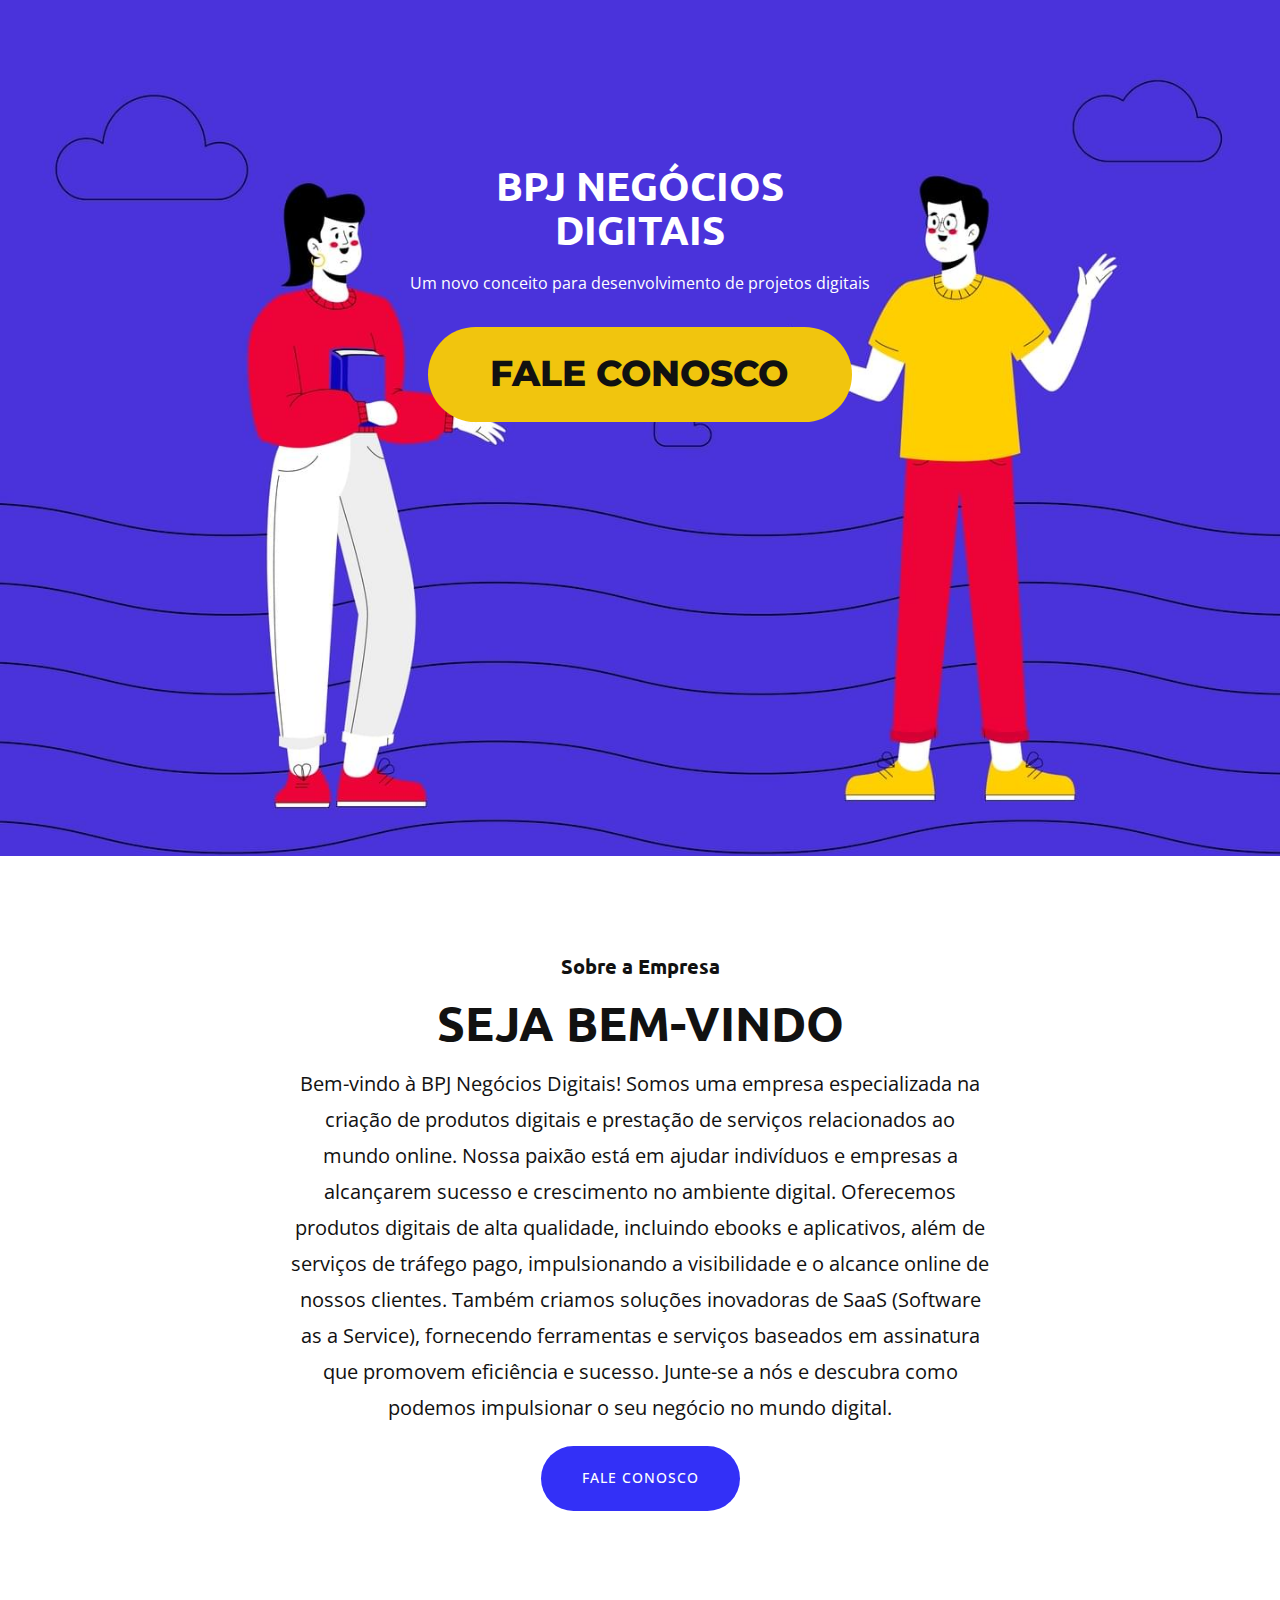
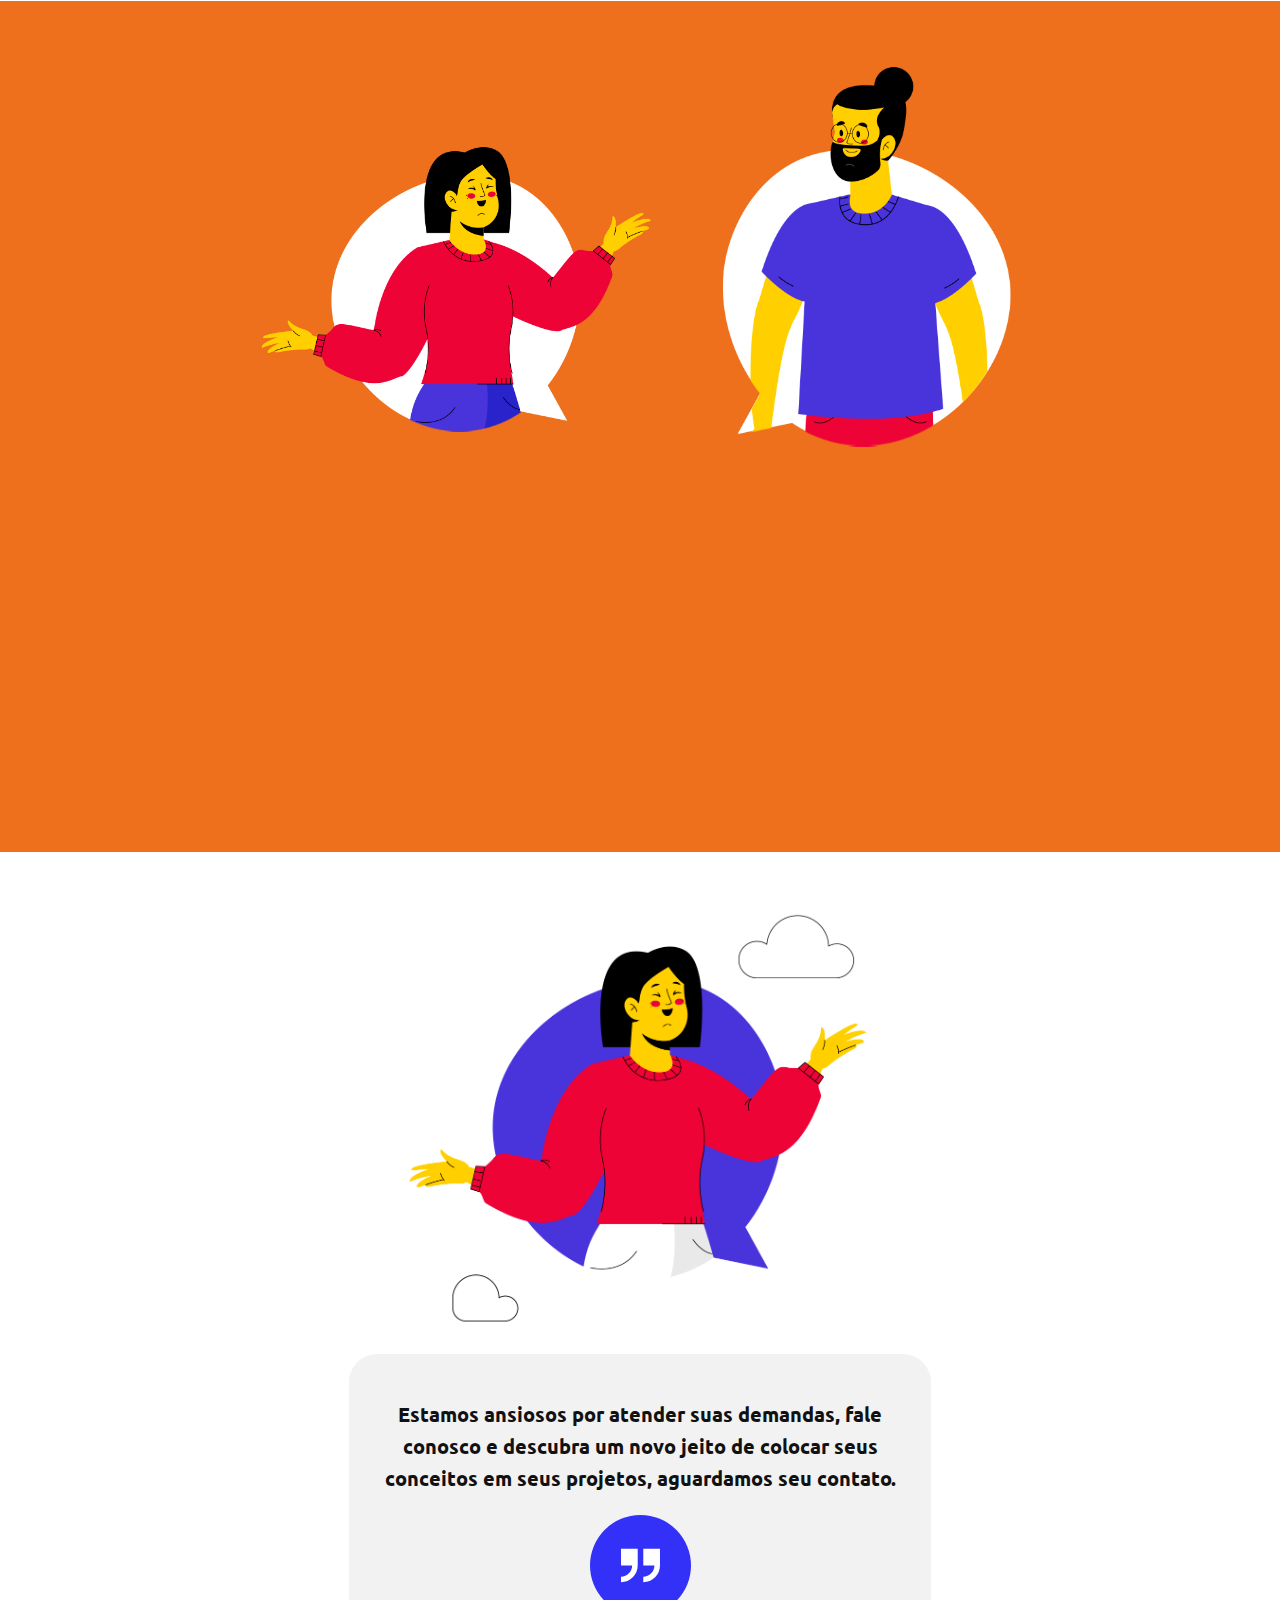
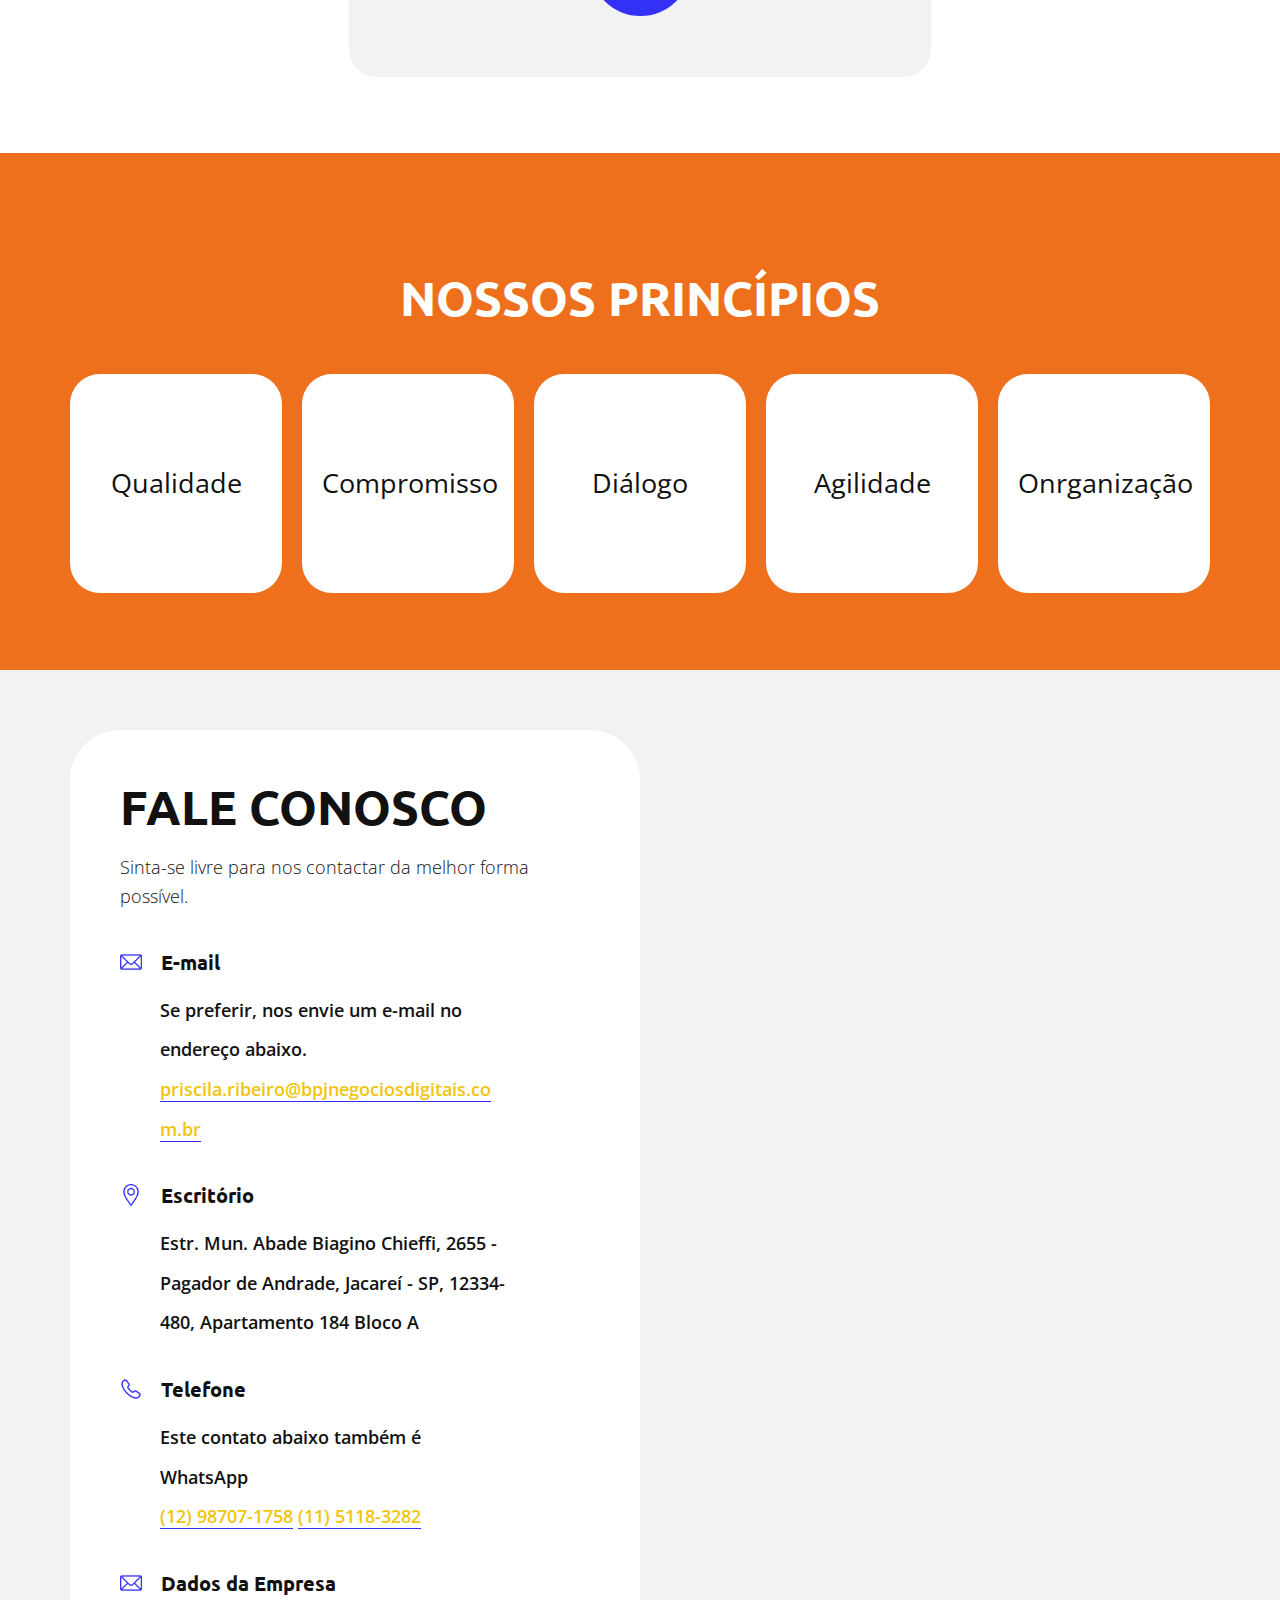
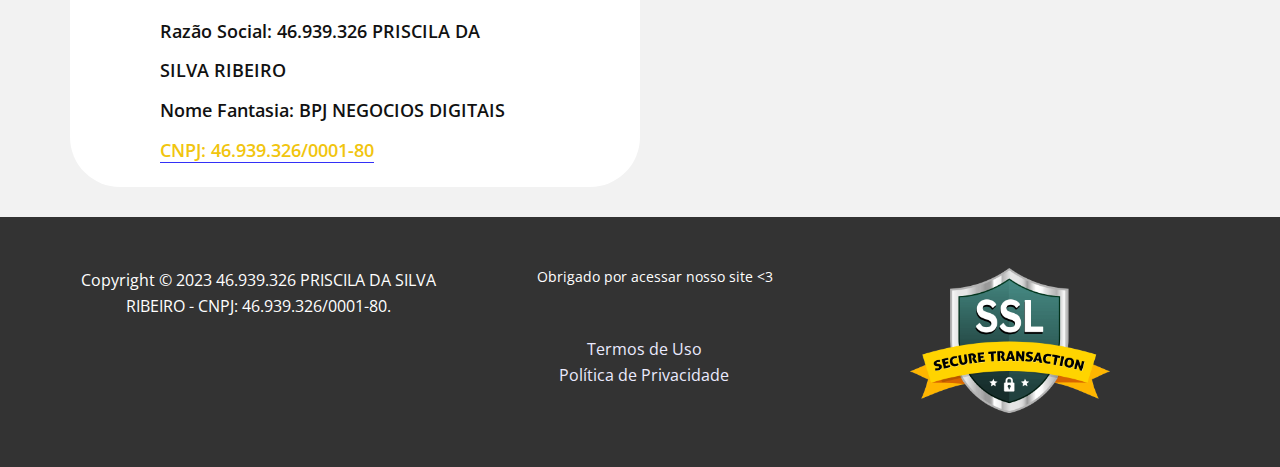
<file: index.html>
<!DOCTYPE html><html style="font-size: 16px;" lang="en"><head>
    <meta name="viewport" content="width=device-width, initial-scale=1.0">
    <meta charset="utf-8">
    <meta name="keywords" content="digital agency, Welcome, ​Your success in the industry is our mission, Our Portfolio, ​Complete Building Services, ​Start now &amp;
don&apos;t look back, Stop pushing your clients into a corner., $ 29, $​ 59, $ 139, ​Our investors, Get in Touch">
    <meta name="description" content>
    <title>Landing</title>
    <link rel="stylesheet" href="css/nicepage.css" media="screen">
<link rel="stylesheet" href="css/nicepage-site.css" media="screen">
<link rel="stylesheet" href="css/Landing.css" media="screen">
    <script class="u-script" type="text/javascript" src="js/jquery-3.5.1.min.js" defer></script>
    <script class="u-script" type="text/javascript" src="js/nicepage.js" defer></script>
    <meta name="generator" content="Nicepage 5.9.3, nicepage.com">
    <link id="u-theme-google-font" rel="stylesheet" href="https://fonts.googleapis.com/css?family=Roboto:100,100i,300,300i,400,400i,500,500i,700,700i,900,900i|Open+Sans:300,300i,400,400i,500,500i,600,600i,700,700i,800,800i">
    <link id="u-page-google-font" rel="stylesheet" href="https://fonts.googleapis.com/css?family=Ubuntu:300,300i,400,400i,500,500i,700,700i|Montserrat:100,100i,200,200i,300,300i,400,400i,500,500i,600,600i,700,700i,800,800i,900,900i">
    
    
    
    
    
    
    
    
    
    
    
    <script type="application/ld+json">{
		"@context": "http://schema.org",
		"@type": "Organization",
		"name": ""
}</script>
    <meta name="theme-color" content="#3330f7">
    <meta property="og:title" content="Landing">
    <meta property="og:type" content="website">
  </head>
  <body class="u-body u-xl-mode" data-lang="en"></header>
    <section class="u-clearfix u-container-align-center u-image u-section-1" id="carousel_4a0a" data-image-width="1432" data-image-height="1080">
      <div class="u-clearfix u-sheet u-sheet-1">
        <div class="u-container-align-center u-container-style u-expanded-width-md u-expanded-width-sm u-expanded-width-xs u-group u-shape-rectangle u-group-1">
          <div class="u-container-layout u-valign-middle u-container-layout-1">
            <h1 class="u-align-center u-text u-text-body-alt-color u-text-1" style="font-size: 30pt;">BPJ NEGÓCIOS DIGITAIS</h1>
            <p class="u-align-center u-text u-text-body-alt-color u-text-default u-text-2">Um novo conceito para desenvolvimento de projetos digitais</a>
            </p>
            <a href="#carousel_fc74" class="u-align-center u-border-none u-btn u-btn-round u-button-style u-custom-font u-font-montserrat u-palette-3-base u-radius-50 u-btn-2">Fale conosco</a>
          </div>
        </div>
      </div>
    </section>
    <section class="u-clearfix u-container-align-center u-section-2" id="carousel_754a">
      <div class="u-clearfix u-sheet u-valign-middle u-sheet-1">
        <div class="u-align-left u-container-align-center u-container-style u-expanded-width-md u-expanded-width-sm u-expanded-width-xs u-group u-group-1">
          <div class="u-container-layout u-container-layout-1">
            <h5 class="u-align-center u-text u-text-default u-text-1">Sobre a Empresa</h5>
            <h1 class="u-align-center u-text u-text-2">Seja Bem-Vindo</h1>
            <p class="u-align-center u-text u-text-default u-text-3"> Bem-vindo à BPJ Negócios Digitais! Somos uma empresa especializada na criação de produtos digitais e prestação de serviços relacionados ao mundo online. Nossa paixão está em ajudar indivíduos e empresas a alcançarem sucesso e crescimento no ambiente digital. Oferecemos produtos digitais de alta qualidade, incluindo ebooks e aplicativos, além de serviços de tráfego pago, impulsionando a visibilidade e o alcance online de nossos clientes. Também criamos soluções inovadoras de SaaS (Software as a Service), fornecendo ferramentas e serviços baseados em assinatura que promovem eficiência e sucesso. Junte-se a nós e descubra como podemos impulsionar o seu negócio no mundo digital.</p>
            <a href="#carousel_fc74" class="u-active-white u-align-center u-border-active-white u-border-hover-white u-border-none u-btn u-btn-round u-button-style u-hover-palette-2-base u-palette-1-base u-radius-50 u-text-active-black u-text-body-alt-color u-text-hover-black u-btn-1" data-animation-name data-animation-duration="0" data-animation-delay="0" data-animation-direction>Fale Conosco</a>
          </div>
        </div>
      </div>
    </section>
    <section class="u-align-center u-clearfix u-palette-2-base u-valign-middle-sm u-valign-middle-xs u-section-3" id="carousel_eb29">
      <div class="u-clearfix u-sheet u-sheet-1">
        <img class="u-image u-image-contain u-image-default u-image-1" src="images/12.png" alt data-image-width="691" data-image-height="527">
        <img class="u-image u-image-contain u-image-default u-image-2" src="images/67.png" alt data-image-width="460" data-image-height="601">
        <div class="u-expanded-width u-list u-list-1">
          <div class="u-repeater u-repeater-1">
            <div class="u-align-left u-container-align-center u-container-style u-list-item u-repeater-item u-shape-rectangle u-list-item-1" data-animation-name="customAnimationIn" data-animation-duration="1500" data-animation-delay="250">
              <div class="u-container-layout u-similar-container u-valign-middle u-container-layout-1">
                <h5 class="u-align-center u-text u-text-default u-text-1">Quem somos nós</h5>
                <p class="u-align-center u-text u-text-2"> Somos uma empresa focada no desenvolvimento de negócios digitais.</p><span class="u-align-center u-file-icon u-icon u-text-white u-icon-1"><img src="[data-uri]" alt></span>
              </div>
            </div>
            <div class="u-align-left u-container-align-center u-container-style u-list-item u-repeater-item u-shape-rectangle u-list-item-2" data-animation-name="customAnimationIn" data-animation-duration="1500" data-animation-delay="250">
              <div class="u-container-layout u-similar-container u-valign-middle u-container-layout-2">
                <h5 class="u-align-center u-text u-text-default u-text-3">O que nós fazemos</h5>
                <p class="u-align-center u-text u-text-4"> Desenvolvemos Sass, aplicativos, realizamos parcerias para gerir o tráfego pago de empresas</p><span class="u-align-center u-file-icon u-icon u-text-white u-icon-2"><img src="[data-uri]" alt></span>
              </div>
            </div>
            <div class="u-align-left u-container-align-center u-container-style u-list-item u-repeater-item u-shape-rectangle u-list-item-3" data-animation-name="customAnimationIn" data-animation-duration="1500" data-animation-delay="250">
              <div class="u-container-layout u-similar-container u-valign-middle u-container-layout-3">
                <h5 class="u-align-center u-text u-text-default u-text-5">Principal projeto</h5>
                <p class="u-align-center u-text u-text-6"> Nosso principal projeto é um sistema sass no qual conecta com a conta do facebook de clientes a fim de automizar posts em suas fanpages</p><span class="u-align-center u-file-icon u-icon u-text-white u-icon-3"><img src="[data-uri]" alt></span>
              </div>
            </div>
          </div>
        </div>
        </p>
      </div>
    </section>
   
    <section class="u-align-center u-clearfix u-container-align-center u-palette-1-base u-section-5" id="carousel_e9ea">
      
      
      
      
      
      
      
      
      
      
      
      
      
      
      
      
      
      
      
      
    
    </section>
    <section class="u-align-center u-clearfix u-container-align-center u-section-6" id="carousel_bc63">
      <div class="u-clearfix u-sheet u-valign-middle-lg u-valign-middle-md u-valign-middle-sm u-valign-middle-xs u-sheet-1">
        <img class="u-image u-image-contain u-image-default u-image-1" src="images/35860634_84346234.png" alt data-image-width="988" data-image-height="883">
        <div class="u-align-center u-container-align-center u-container-style u-expanded-width-xs u-grey-5 u-group u-radius-28 u-shape-round u-group-1">
          <div class="u-container-layout u-container-layout-1">
            <h5 class="u-align-center u-text u-text-1"> Estamos ansiosos por atender suas demandas, fale conosco e descubra um novo jeito de colocar seus conceitos em seus projetos, aguardamos seu contato.</h5>
            <span class="u-align-center u-icon u-icon-circle u-palette-1-base u-text-white u-icon-1"><svg class="u-svg-link" preserveAspectRatio="xMidYMin slice" viewBox="0 0 409.294 409.294" style=""><use xlink:href="#svg-ca89"/></svg><svg class="u-svg-content" viewBox="0 0 409.294 409.294" id="svg-ca89"><path d="m233.882 29.235v175.412h116.941c0 64.48-52.461 116.941-116.941 116.941v58.471c96.728 0 175.412-78.684 175.412-175.412v-175.412z"/><path d="m0 204.647h116.941c0 64.48-52.461 116.941-116.941 116.941v58.471c96.728 0 175.412-78.684 175.412-175.412v-175.412h-175.412z"/></svg></span>
          </div>
        </div>
      </div>
    </section>
    
    <section class="u-clearfix u-container-align-center u-palette-2-base u-section-9" id="carousel_48cd">
      <div class="u-clearfix u-sheet u-valign-middle u-sheet-1">
        <h2 class="u-align-center u-text u-text-1"> Nossos Princípios</h2>
        <div class="u-expanded-width u-list u-list-1">
          <div class="u-repeater u-repeater-1">
            <div class="u-container-style u-hover-feature u-list-item u-radius-30 u-repeater-item u-shape-round u-white u-list-item-1">
              <div class="u-container-layout u-similar-container u-valign-middle u-container-layout-1" style="font-size: 20pt; text-align: center;">
                Qualidade
              </div>
            </div>
            <div class="u-container-style u-hover-feature u-list-item u-radius-30 u-repeater-item u-shape-round u-white u-list-item-2">
              <div class="u-container-layout u-similar-container u-valign-middle u-container-layout-2" style="font-size: 20pt; text-align: center;">
                Compromisso
              </div>
            </div>
            <div class="u-container-style u-hover-feature u-list-item u-radius-30 u-repeater-item u-shape-round u-white u-list-item-3">
              <div class="u-container-layout u-similar-container u-valign-middle u-container-layout-3" style="font-size: 20pt; text-align: center;">
                Diálogo
              </div>
            </div>
            <div class="u-container-style u-hover-feature u-list-item u-radius-30 u-repeater-item u-shape-round u-white u-list-item-4">
              <div class="u-container-layout u-similar-container u-valign-middle u-container-layout-4" style="font-size: 20pt; text-align: center;">
                Agilidade
              </div>
            </div>
            <div class="u-container-style u-hover-feature u-list-item u-radius-30 u-repeater-item u-shape-round u-white u-list-item-5">
              <div class="u-container-layout u-similar-container u-valign-middle u-container-layout-5" style="font-size: 20pt; text-align: center;">
                Onrganização
              </div>
            </div>
          </div>
        </div>
      </div>
      
      
      
      
      
      
      
      
      
      
    </section>
    <section class="u-clearfix u-grey-5 u-section-10" id="carousel_fc74">
      <div class="u-clearfix u-sheet u-valign-bottom-lg u-sheet-1">
        <div class="u-clearfix u-expanded-width u-gutter-0 u-layout-wrap u-layout-wrap-1">
          <div class="u-layout">
            <div class="u-layout-row">
              <div class="u-align-left u-container-style u-layout-cell u-radius-50 u-shape-round u-size-30 u-white u-layout-cell-1">
                <div class="u-container-layout u-container-layout-1">
                  <h2 class="u-text u-text-default u-text-1">Fale Conosco</h2>
                  <p class="u-text u-text-default-lg u-text-default-xl u-text-2"> 
                    Sinta-se livre para nos contactar da melhor forma possível.
                  </p>
                  <div class="u-list u-list-1">
                    <div class="u-repeater u-repeater-1">
                      <div class="u-container-style u-list-item u-repeater-item u-shape-rectangle">
                        <div class="u-container-layout u-similar-container u-valign-top-xl u-container-layout-2"><span class="u-file-icon u-icon u-text-palette-1-base u-icon-1"><img src="[data-uri]" alt></span>
                          <h5 class="u-text u-text-3">E-mail</h5>
                          <p class="u-text u-text-4">Se preferir, nos envie um e-mail no endereço abaixo.<br>
                            <a href="#" class="u-active-none u-border-1 u-border-active-palette-3-base u-border-hover-palette-3-base u-border-no-left u-border-no-right u-border-no-top u-border-palette-1-base u-bottom-left-radius-0 u-bottom-right-radius-0 u-btn u-button-link u-button-style u-hover-none u-none u-radius-0 u-text-active-palette-3-base u-text-hover-palette-3-base u-text-palette-3-base u-top-left-radius-0 u-top-right-radius-0 u-btn-2">priscila.ribeiro@bpjnegociosdigitais.com.br </a>
                          </p>
                        </div>
                      </div>
                      <div class="u-container-style u-list-item u-repeater-item u-shape-rectangle">
                        <div class="u-container-layout u-similar-container u-valign-top-xl u-container-layout-3"><span class="u-file-icon u-icon u-text-palette-1-base u-icon-2"><img src="[data-uri]" alt></span>
                          <h5 class="u-text u-text-5">Escritório</h5>
                          <p class="u-text u-text-6"> Estr. Mun. Abade Biagino Chieffi, 2655 - Pagador de Andrade, Jacareí - SP, 12334-480, Apartamento 184 Bloco A<br>
                          </p>
                        </div>
                      </div>
                      <div class="u-container-style u-list-item u-repeater-item u-shape-rectangle">
                        <div class="u-container-layout u-similar-container u-valign-top-xl u-container-layout-4"><span class="u-file-icon u-icon u-text-palette-1-base u-icon-3"><img src="[data-uri]" alt></span>
                          <h5 class="u-text u-text-7">Telefone</h5>
                          <p class="u-text u-text-8"> Este contato abaixo também é WhatsApp<br>
                            <a href="#" class="u-active-none u-border-1 u-border-active-palette-3-base u-border-hover-palette-3-base u-border-no-left u-border-no-right u-border-no-top u-border-palette-1-base u-btn u-button-link u-button-style u-hover-none u-none u-text-active-palette-3-base u-text-hover-palette-3-base u-text-palette-3-base u-btn-4" data-animation-name data-animation-duration="0" data-animation-delay="0" data-animation-direction>(12) 98707-1758</a>
                            <a href="#" class="u-active-none u-border-1 u-border-active-palette-3-base u-border-hover-palette-3-base u-border-no-left u-border-no-right u-border-no-top u-border-palette-1-base u-btn u-button-link u-button-style u-hover-none u-none u-text-active-palette-3-base u-text-hover-palette-3-base u-text-palette-3-base u-btn-4" data-animation-name data-animation-duration="0" data-animation-delay="0" data-animation-direction>(11) 5118-3282</a>
                          </p>
                        </div>
                      </div>
                      <div class="u-container-style u-list-item u-repeater-item u-shape-rectangle">
                        <div class="u-container-layout u-similar-container u-valign-top-xl u-container-layout-2"><span class="u-file-icon u-icon u-text-palette-1-base u-icon-1"><img src="[data-uri]" alt></span>
                          <h5 class="u-text u-text-3">Dados da Empresa</h5>
                          <p class="u-text u-text-4">
                            Razão Social: 46.939.326 PRISCILA DA SILVA RIBEIRO
                            <br>
                            Nome Fantasia: BPJ NEGOCIOS DIGITAIS <br>
                            <a href="#" class="u-active-none u-border-1 u-border-active-palette-3-base u-border-hover-palette-3-base u-border-no-left u-border-no-right u-border-no-top u-border-palette-1-base u-bottom-left-radius-0 u-bottom-right-radius-0 u-btn u-button-link u-button-style u-hover-none u-none u-radius-0 u-text-active-palette-3-base u-text-hover-palette-3-base u-text-palette-3-base u-top-left-radius-0 u-top-right-radius-0 u-btn-2">CNPJ: 46.939.326/0001-80 </a>
                          </p>
                        </div>
                      </div>
                    </div>
                  </div>
                  <!--<div class="u-social-icons u-spacing-17 u-social-icons-1">
                    <a class="u-social-url" title="facebook" target="_blank" href="https://facebook.com/name"><span class="u-icon u-social-facebook u-social-icon u-text-palette-1-base"><svg class="u-svg-link" preserveAspectRatio="xMidYMin slice" viewBox="0 0 112 112" style=""><use xlink:href="#svg-2e4f"/></svg><svg class="u-svg-content" viewBox="0 0 112 112" x="0" y="0" id="svg-2e4f"><path fill="currentColor" d="M75.5,28.8H65.4c-1.5,0-4,0.9-4,4.3v9.4h13.9l-1.5,15.8H61.4v45.1H42.8V58.3h-8.8V42.4h8.8V32.2
c0-7.4,3.4-18.8,18.8-18.8h13.8v15.4H75.5z"/></svg></span>
                    </a>
                    <a class="u-social-url" title="twitter" target="_blank" href="https://twitter.com/name"><span class="u-icon u-social-icon u-social-twitter u-text-palette-1-base"><svg class="u-svg-link" preserveAspectRatio="xMidYMin slice" viewBox="0 0 112 112" style=""><use xlink:href="#svg-c508"/></svg><svg class="u-svg-content" viewBox="0 0 112 112" x="0" y="0" id="svg-c508"><path fill="currentColor" d="M92.2,38.2c0,0.8,0,1.6,0,2.3c0,24.3-18.6,52.4-52.6,52.4c-10.6,0.1-20.2-2.9-28.5-8.2
	c1.4,0.2,2.9,0.2,4.4,0.2c8.7,0,16.7-2.9,23-7.9c-8.1-0.2-14.9-5.5-17.3-12.8c1.1,0.2,2.4,0.2,3.4,0.2c1.6,0,3.3-0.2,4.8-0.7
	c-8.4-1.6-14.9-9.2-14.9-18c0-0.2,0-0.2,0-0.2c2.5,1.4,5.4,2.2,8.4,2.3c-5-3.3-8.3-8.9-8.3-15.4c0-3.4,1-6.5,2.5-9.2
	c9.1,11.1,22.7,18.5,38,19.2c-0.2-1.4-0.4-2.8-0.4-4.3c0.1-10,8.3-18.2,18.5-18.2c5.4,0,10.1,2.2,13.5,5.7c4.3-0.8,8.1-2.3,11.7-4.5
	c-1.4,4.3-4.3,7.9-8.1,10.1c3.7-0.4,7.3-1.4,10.6-2.9C98.9,32.3,95.7,35.5,92.2,38.2z"/></svg></span>
                    </a>
                    <a class="u-social-url" title="instagram" target="_blank" href="https://instagram.com/name"><span class="u-icon u-social-icon u-social-instagram u-text-palette-1-base"><svg class="u-svg-link" preserveAspectRatio="xMidYMin slice" viewBox="0 0 112 112" style=""><use xlink:href="#svg-9d85"/></svg><svg class="u-svg-content" viewBox="0 0 112 112" x="0" y="0" id="svg-9d85"><path fill="currentColor" d="M55.9,32.9c-12.8,0-23.2,10.4-23.2,23.2s10.4,23.2,23.2,23.2s23.2-10.4,23.2-23.2S68.7,32.9,55.9,32.9z
	 M55.9,69.4c-7.4,0-13.3-6-13.3-13.3c-0.1-7.4,6-13.3,13.3-13.3s13.3,6,13.3,13.3C69.3,63.5,63.3,69.4,55.9,69.4z"/><path fill="#FFFFFF" d="M79.7,26.8c-3,0-5.4,2.5-5.4,5.4s2.5,5.4,5.4,5.4c3,0,5.4-2.5,5.4-5.4S82.7,26.8,79.7,26.8z"/><path fill="currentColor" d="M78.2,11H33.5C21,11,10.8,21.3,10.8,33.7v44.7c0,12.6,10.2,22.8,22.7,22.8h44.7c12.6,0,22.7-10.2,22.7-22.7
	V33.7C100.8,21.1,90.6,11,78.2,11z M91,78.4c0,7.1-5.8,12.8-12.8,12.8H33.5c-7.1,0-12.8-5.8-12.8-12.8V33.7
	c0-7.1,5.8-12.8,12.8-12.8h44.7c7.1,0,12.8,5.8,12.8,12.8V78.4z"/></svg></span>
                    </a>
                  </div>
                </div>-->
              </div>
              <div class="u-align-left u-container-align-center-md u-container-style u-layout-cell u-shape-rectangle u-size-30 u-layout-cell-2" data-animation-name data-animation-duration="0" data-animation-delay="0" data-animation-direction>
                <div class="u-container-layout u-valign-middle-md u-valign-top-xl u-container-layout-5">
                  <img class="u-expanded-width-lg u-expanded-width-xl u-image u-image-contain u-image-default u-image-1" src="images/35860634_8346234.png" alt data-image-width="856" data-image-height="1590">
                </div>
              </div>
            </div>
          </div>
        </div>
      </div>
    </section>
    
    
    <footer class="u-align-center u-clearfix u-footer u-grey-80 u-footer" id="sec-a734">
      <div class="u-clearfix u-sheet u-sheet-1" style="display: inline-flex;">
        <div style="width: 33%;">
          <br />
          <br />
          Copyright © 2023 46.939.326 PRISCILA DA SILVA RIBEIRO - CNPJ: 46.939.326/0001-80.
        </div>
        <div style="width: 33%;">
          <p class="u-small-text u-text u-text-variant u-text-1">Obrigado por acessar nosso site <3</p>
          <ul style="list-style-type: none" >
            <li class="mb-2"><a class="footer-link" href="/termos">Termos de Uso</a></li>
            <li class="mb-2"><a class="footer-link" href="/privacidade">Política de Privacidade</a></li>
          </ul>
          <br/>
          <br/>
        </div>
        <div style="width: 33%;">
          <br />
          <br />
          <img src="images/ssl.png" width="200px"/>
        </div>

       
      </div>
    </footer>
    <!--<section class="u-backlink u-clearfix u-grey-80">
      <a class="u-link" href="https://nicepage.com/website-templates" target="_blank">
        <span>Website Templates</span>
      </a>
      <p class="u-text">
        <span>created with</span>
      </p>
      <a class="u-link" href target="_blank">
        <span>Website Builder Software</span>
      </a>. 
    </section>-->
  
</body></html>
</file>
